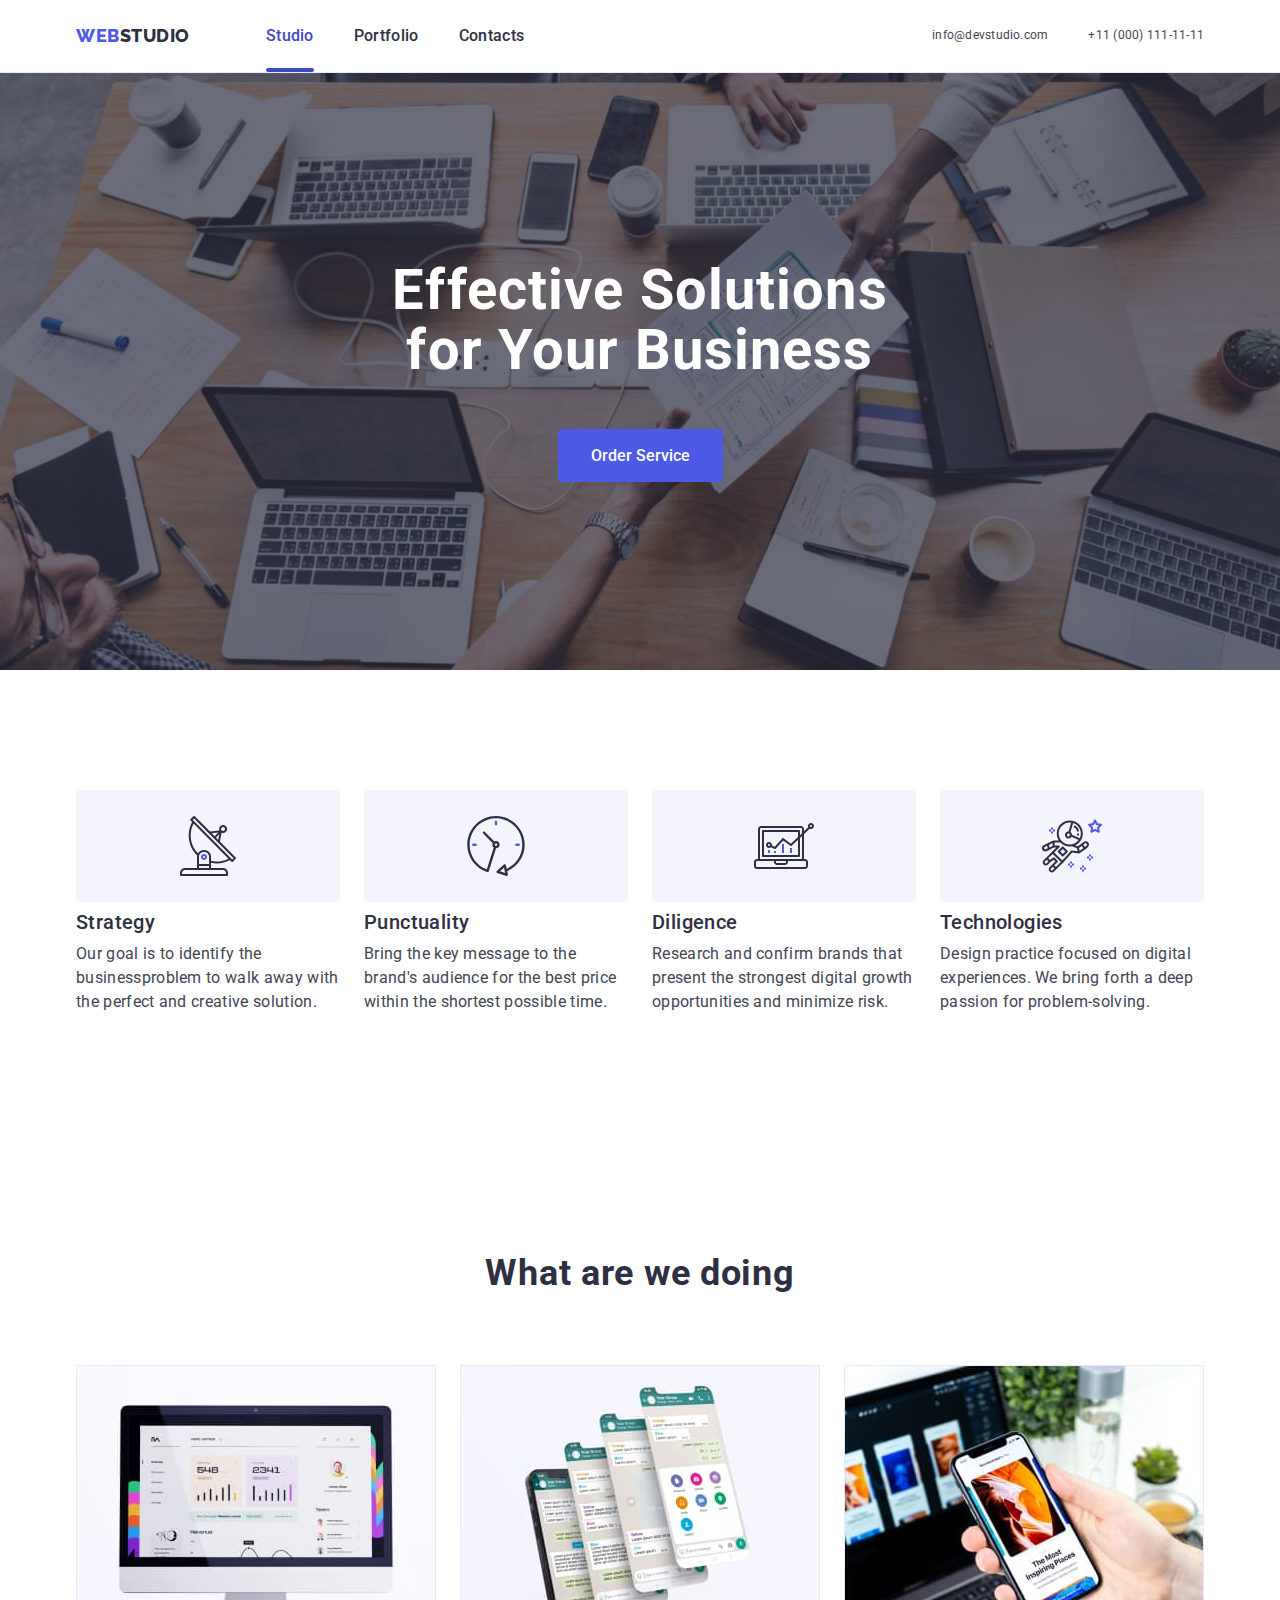
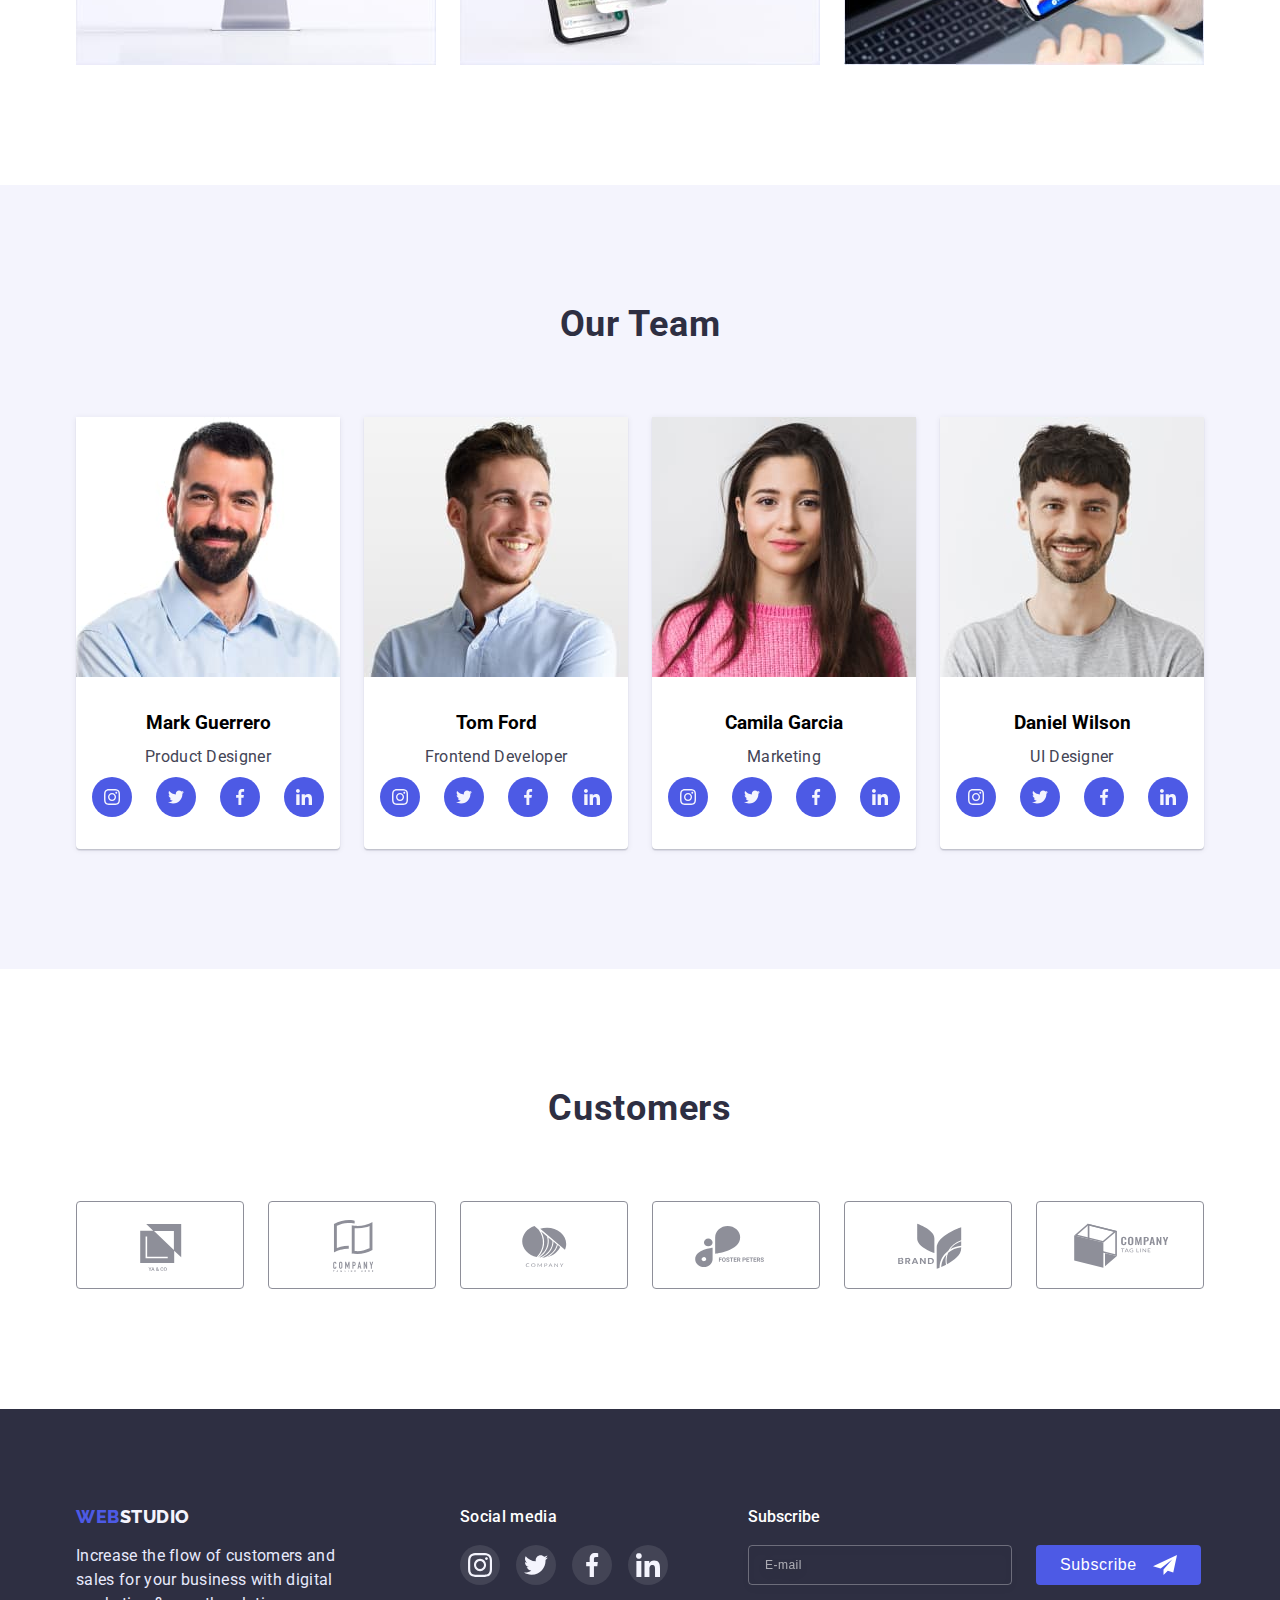
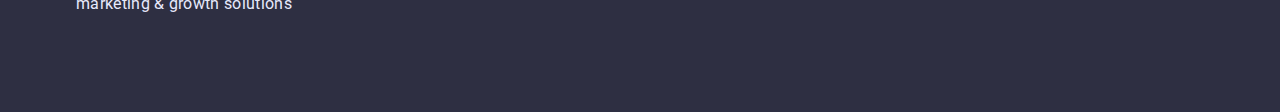
<file: index.html>
<!DOCTYPE html>
<html lang="en">
  <head>
    <meta charset="UTF-8" />
    <meta http-equiv="X-UA-Compatible" content="IE=edge" />
    <meta name="viewport" content="width=device-width, initial-scale=1.0" />
    <title>Web Studio</title>

    <link rel="preconnect" href="https://fonts.googleapis.com" />
    <link rel="preconnect" href="https://fonts.gstatic.com" crossorigin />
    <link
      href="https://fonts.googleapis.com/css2?family=Raleway:wght@800&family=Roboto:wght@400;500;700;900&display=swap"
      rel="stylesheet"
    />
    <link
      rel="stylesheet"
      href="https://cdnjs.cloudflare.com/ajax/libs/modern-normalize/1.0.0/modern-normalize.min.css"
      integrity="sha512-ISS7cAi1PEhQ8jnbJpJZMd29NlhNj4AWYyLOSp2CE/CsHxTCu+r+t0D2yoJudVrd0/8fTVPUVDzY5Tvli75u/g=="
      crossorigin="anonymous"
    />
    <link rel="stylesheet" href="./css/styles.css" />
  </head>
  <body>
    <header class="page-header">
      <div class="container container-header-desktop">
        <nav class="container-nav">
          <a href="./index.html" class="logo-first link"
            >Web<span class="logo-second link">Studio</span>
          </a>
          <ul class="primary-list primary-nav">
            <li class="list-type list-nav">
              <a href="./index.html" class="menu-nav link current-link"
                >Studio</a
              >
            </li>
            <li class="list-type list-nav">
              <a href="./portfolio.html" class="menu-nav link">Portfolio</a>
            </li>
            <li class="list-type list-nav">
              <a href="#" class="menu-nav link">Contacts</a>
            </li>
          </ul>
        </nav>
        <button type="button" class="burger-menu js-open-menu">
          <svg width="32" height="22">
            <use href="./icons.svg/icon.svg#icon-burger"></use>
          </svg>
        </button>
        <address class="address">
          <ul class="primary-list address">
            <li class="list-type add-list">
              <a href="mailto:info@devstudio.com" class="contacts-add link"
                >info@devstudio.com</a
              >
            </li>
            <li class="list-type add-list">
              <a href="tel:+110001111111" class="contacts-add link"
                >+11 (000) 111-11-11</a
              >
            </li>
          </ul>
        </address>
      </div>

      <div class="mobile-menu js-menu-container">
        <div class="mobile-container">
          <button type="button" class="modal-close js-close-menu">
            <svg class="modal-icon">
              <use href="./icons.svg/icon.svg#icon-close"></use>
            </svg>
          </button>
          <ul class="primary-list mobile-list">
            <li class="list-type mobile-item">
              <a href="./index.html" class="link mobile-link current">Studio</a>
            </li>
            <li class="list-type mobile-item">
              <a href="./portfolio.html" class="link mobile-link">Portfolio</a>
            </li>
            <li class="list-type mobile-item">
              <a href="#" class="link mobile-link">Contacts</a>
            </li>
          </ul>
          <div class="contacts-socials">
            <address>
              <ul class="primary-list mobile-address">
                <li class="list-type add-mobile">
                  <a href="tel:+110001111111" class="contacts-mobile link"
                    >+11 (000) 111-11-11</a
                  >
                </li>
                <li class="list-type add-mobile">
                  <a href="mailto:info@devstudio.com" class="mobile-mail link"
                    >info@devstudio.com</a
                  >
                </li>
              </ul>
            </address>
            <ul class="primary-list socials-mobile">
              <li class="list-type socials-item">
                <a class="socials-link" href="#">
                  <svg class="socials-icon mobile">
                    <use href="./icons.svg/icon.svg#icon-instagram"></use>
                  </svg>
                </a>
              </li>
              <li class="list-type socials-item mobile ">
                <a class="socials-link" href="#">
                  <svg class="socials-icon mobile">
                    <use href="./icons.svg/icon.svg#icon-twitter"></use>
                  </svg>
                </a>
              </li>
              <li class="list-type socials-item">
                <a class="socials-link" href="#">
                  <svg class="socials-icon mobile">
                    <use href="./icons.svg/icon.svg#icon-facebook"></use>
                  </svg>
                </a>
              </li>
              <li class="list-type socials-item">
                <a class="socials-link" href="#">
                  <svg class="socials-icon mobile">
                    <use href="./icons.svg/icon.svg#icon-linkedin"></use>
                  </svg>
                </a>
              </li>
            </ul>
          </div>
          
        </div>
      </div>
    </header>
    <main>
       <section class="hero">
        <div class="container">
          <h1 class="solutions">Effective Solutions for Your Business</h1>
          <button type="button" class="button-order" data-modal-open>
            Order Service
          </button>
        </div>
      </section>
     

       <section class="main-section">
        <div class="container">
          <h2 class="hidden">Internals</h2>
          <ul class="primary-list main-title">
            <li class="list-type main-element">
              <div class="internals">
                <svg class="internals-icon">
                  <use href="./icons.svg/icon.svg#icon-antenna"></use>
                </svg>
              </div>
              <h3 class="main-part">Strategy</h3>
              <p class="description">
                Our goal is to identify the businessproblem to walk away with
                the perfect and creative solution.
              </p>
            </li>
            <li class="list-type main-element">
              <div class="internals">
                <svg class="internals-icon">
                  <use href="./icons.svg/icon.svg#icon-clock"></use>
                </svg>
              </div>
              <h3 class="main-part">Punctuality</h3>
              <p class="description">
                Bring the key message to the brand's audience for the best price
                within the shortest possible time.
              </p>
            </li>
            <li class="list-type main-element">
              <div class="internals">
                <svg class="internals-icon">
                  <use href="./icons.svg/icon.svg#icon-diagram"></use>
                </svg>
              </div>
              <h3 class="main-part">Diligence</h3>
              <p class="description">
                Research and confirm brands that present the strongest digital
                growth opportunities and minimize risk.
              </p>
            </li>
            <li class="list-type main-element">
              <div class="internals">
                <svg class="internals-icon">
                  <use href="./icons.svg/icon.svg#icon-astronaut"></use>
                </svg>
              </div>
              <h3 class="main-part">Technologies</h3>
              <p class="description">
                Design practice focused on digital experiences. We bring forth a
                deep passion for problem-solving.
              </p>
            </li>
          </ul>
        </div>
      </section>
      <section class="section-actions">
        <div class="container">
          <h2 class="name-list">What are we doing</h2>
          <ul class="primary-list primary-actions">
            <li class="list-type actions-element">
              <img srcset=" ./images/imgpk.jpg 1x, ./images/imgpk@2x.jpg 2x" 
              src="./images/imgpk.jpg" alt="Statistics" 
              width="360"
              height="300" />
            </li>
            <li class="list-type actions-element">
              <img
                srcset=" ./images/imgsh.jpg 1x, 
                ./images/imgsh@2x.jpg 2x"
                src="./images/imgsh.jpg"
                alt="Transmission of information"
                width="360"
                height="300"
              />
            </li>
            <li class="list-type actions-element">
              <img
              srcset=" ./images/imgsp.jpg 1x, 
              ./images/imgsp@2x.jpg 2x"
                src="./images/imgsp.jpg"
                alt="The most inspiring places"
                width="360"
                height="300"
              />
            </li>
          </ul>
        </div>
      </section>
      <section class="our-employees">
        <div class="container">
          <h2 class="name-list">Our Team</h2>
          <ul class="primary-list team-cont">
            <li class="card-background">
              <img 
              srcset=" ./images/imgm.jpg 1x, 
              ./images/imgm@2x.jpg 2x" 
              src="./images/imgm.jpg" alt="Worker" 
              width="264"
              height="260" />
              <div class="container-team">
                <h3 class="team-employees">Mark Guerrero</h3>
                <p class="description card-description">Product Designer</p>
                <ul class="primary-list socials-list">
                  <li class="list-type socials-item">
                    <a class="socials-link" href="#">
                      <svg class="socials-icon">
                        <use href="./icons.svg/icon.svg#icon-instagram"></use>
                      </svg>
                    </a>
                  </li>
                  <li class="list-type socials-item">
                    <a class="socials-link" href="#">
                      <svg class="socials-icon">
                        <use href="./icons.svg/icon.svg#icon-twitter"></use>
                      </svg>
                    </a>
                  </li>
                  <li class="list-type socials-item">
                    <a class="socials-link" href="#">
                      <svg class="socials-icon">
                        <use href="./icons.svg/icon.svg#icon-facebook"></use>
                      </svg>
                    </a>
                  </li>
                  <li class="list-type socials-item">
                    <a class="socials-link" href="#">
                      <svg class="socials-icon">
                        <use href="./icons.svg/icon.svg#icon-linkedin"></use>
                      </svg>
                    </a>
                  </li>
                </ul>
              </div>
            </li>
            <li class="card-background">
              <img 
              srcset=" ./images/imgn.jpg 1x, 
              ./images/imgn@2x.jpg 2x"
              src="./images/imgn.jpg" alt="Worker"
               width="264"
               height="260" />
              <div class="container-team">
                <h3 class="team-employees">Tom Ford</h3>
                <p class="description card-description">Frontend Developer</p>
                <ul class="primary-list socials-list">
                  <li class="list-type socials-item">
                    <a class="socials-link" href="#">
                      <svg class="socials-icon">
                        <use href="./icons.svg/icon.svg#icon-instagram"></use>
                      </svg>
                    </a>
                  </li>
                  <li class="list-type socials-item">
                    <a class="socials-link" href="#">
                      <svg class="socials-icon">
                        <use href="./icons.svg/icon.svg#icon-twitter"></use>
                      </svg>
                    </a>
                  </li>
                  <li class="list-type socials-item">
                    <a class="socials-link" href="#">
                      <svg class="socials-icon">
                        <use href="./icons.svg/icon.svg#icon-facebook"></use>
                      </svg>
                    </a>
                  </li>
                  <li class="list-type socials-item">
                    <a class="socials-link" href="#">
                      <svg class="socials-icon">
                        <use href="./icons.svg/icon.svg#icon-linkedin"></use>
                      </svg>
                    </a>
                  </li>
                </ul>
              </div>
            </li>
            <li class="card-background">
              <img 
              srcset="./images/imgd.jpg 1x, 
              ./images/imgd@2x.jpg 2x"
              src="./images/imgd.jpg" alt="Worker" 
                width="264"
                height="260" />
              <div class="container-team">
                <h3 class="team-employees">Camila Garcia</h3>
                <p class="description card-description">Marketing</p>
                <ul class="primary-list socials-list">
                  <li class="list-type socials-item">
                    <a class="socials-link" href="#">
                      <svg class="socials-icon">
                        <use href="./icons.svg/icon.svg#icon-instagram"></use>
                      </svg>
                    </a>
                  </li>
                  <li class="list-type socials-item">
                    <a class="socials-link" href="#">
                      <svg class="socials-icon">
                        <use href="./icons.svg/icon.svg#icon-twitter"></use>
                      </svg>
                    </a>
                  </li>
                  <li class="list-type socials-item">
                    <a class="socials-link" href="#">
                      <svg class="socials-icon">
                        <use href="./icons.svg/icon.svg#icon-facebook"></use>
                      </svg>
                    </a>
                  </li>
                  <li class="list-type socials-item">
                    <a class="socials-link" href="#">
                      <svg class="socials-icon">
                        <use href="./icons.svg/icon.svg#icon-linkedin"></use>
                      </svg>
                    </a>
                  </li>
                </ul>
              </div>
            </li>
            <li class="card-background">
              <img 
              srcset=" ./images/imgp.jpg 1x, 
              ./images/imgp@2x.jpg 2x"
              src="./images/imgp.jpg" alt="Worker" 
                width="264"
                height="260" />
              <div class="container-team">
                <h3 class="team-employees">Daniel Wilson</h3>
                <p class="description card-description">UI Designer</p>
                <ul class="primary-list socials-list">
                  <li class="list-type socials-item">
                    <a class="socials-link" href="#">
                      <svg class="socials-icon">
                        <use href="./icons.svg/icon.svg#icon-instagram"></use>
                      </svg>
                    </a>
                  </li>
                  <li class="list-type socials-item">
                    <a class="socials-link" href="#">
                      <svg class="socials-icon">
                        <use href="./icons.svg/icon.svg#icon-twitter"></use>
                      </svg>
                    </a>
                  </li>
                  <li class="list-type socials-item">
                    <a class="socials-link" href="#">
                      <svg class="socials-icon">
                        <use href="./icons.svg/icon.svg#icon-facebook"></use>
                      </svg>
                    </a>
                  </li>
                  <li class="list-type socials-item">
                    <a class="socials-link" href="#">
                      <svg class="socials-icon">
                        <use href="./icons.svg/icon.svg#icon-linkedin"></use>
                      </svg>
                    </a>
                  </li>
                </ul>
              </div>
            </li>
          </ul>
        </div>
      </section>
      <section class="customers">
        <div class="container">
          <h2 class="name-list">Customers</h2>
          <ul class="primary-list customers-list">
            <li class="list-type customers-item">
              <a class="customers-link" href="#">
                <svg class="customers-icon" width="104" height="56">
                  <use href="./icons.svg/icon.svg#icon-yaco"></use>
                </svg>
              </a>
            </li>
            <li class="list-type customers-item">
              <a class="customers-link" href="#">
                <svg class="customers-icon" width="104" height="56">
                  <use href="./icons.svg/icon.svg#icon-company-tagline"></use>
                </svg>
              </a>
            </li>
            <li class="list-type customers-item">
              <a class="customers-link" href="#">
                <svg class="customers-icon" width="104" height="56">
                  <use href="./icons.svg/icon.svg#icon-company"></use>
                </svg>
              </a>
            </li>
            <li class="list-type customers-item">
              <a class="customers-link" href="#">
                <svg class="customers-icon" width="104" height="56">
                  <use href="./icons.svg/icon.svg#icon-foster-peters"></use>
                </svg>
              </a>
            </li>
            <li class="list-type customers-item">
              <a class="customers-link" href="#">
                <svg class="customers-icon" width="104" height="56">
                  <use href="./icons.svg/icon.svg#icon-brand"></use>
                </svg>
              </a>
            </li>
            <li class="list-type customers-item">
              <a class="customers-link" href="#">
                <svg class="customers-icon" width="104" height="56">
                  <use href="./icons.svg/icon.svg#icon-tag-line"></use>
                </svg>
              </a>
            </li>
          </ul>
        </div>
      </section>
      
    </main>
      <footer class="footer">
      <div class="container footer-container">
        <div class="footer-title">
          <a href="./index.html" class="logo-first link footer-link"
            >Web<span class="logo-part link">Studio</span>
          </a>
          <p class="footer-description">
            Increase the flow of customers and sales for your business with
            digital marketing & growth solutions
          </p>
        </div>
        <div class="social-media">
          <h4 class="footer-text">Social media</h4>
          <ul class="primary-list footer-socials">
            <li class="list-type socials-item">
              <a class="media-link" href="#">
                <svg class="footer-icon">
                  <use href="./icons.svg/icon.svg#icon-instagram"></use>
                </svg>
              </a>
            </li>
            <li class="list-type socials-item">
              <a class="media-link" href="#">
                <svg class="footer-icon">
                  <use href="./icons.svg/icon.svg#icon-twitter"></use>
                </svg>
              </a>
            </li>
            <li class="list-type socials-item">
              <a class="media-link" href="#">
                <svg class="footer-icon">
                  <use href="./icons.svg/icon.svg#icon-facebook"></use>
                </svg>
              </a>
            </li>
            <li class="list-type socials-item">
              <a class="media-link" href="#">
                <svg class="footer-icon">
                  <use href="./icons.svg/icon.svg#icon-linkedin"></use>
                </svg>
              </a>
            </li>
          </ul>
        </div>
        <div class="subscribe-container">
          <p class="subtitle">Subscribe</p>
          <form class="form-footer">
            <input type="email" class="footer-email" placeholder="E-mail" />
            <button type="submit" class="subscribe-btn">
              Subscribe
              <svg class="subscribe-icon">
                <use href="./icons.svg/icon.svg#icon-frame"></use>
              </svg>
            </button>
          </form>
        </div>
      </div>
    </footer>
    
     <div class="backdrop is-hidden" data-modal>
      <div class="modal">
        <button type="button" class="modal-close" data-modal-close>
          <svg class="modal-icon">
            <use href="./icons.svg/icon.svg#icon-close"></use>
          </svg>
        </button>
        <form class="modal-form">
          <p class="form-title">
            Leave your contacts and we will call you back
          </p>
          <label class="modal-form-field" for="user_name">
            Name
            <span class="input-wrapper">
              <input
                type="text"
                name="user_name"
                id="user_name"
                class="modal-form-input current-input"
                required
              />
              <svg class="form-icon-current">
                <use href="./icons.svg/icon.svg#icon-person"></use>
              </svg>
            </span>
          </label>
          <label class="modal-form-field" for="user_phone">
            Phone
            <span class="input-wrapper">
              <input
                type="tel"
                name="user_phone"
                class="modal-form-input"
                id="user_phone"
                required
                pattern="[0-9]{3}-[0-9]{3}-[0-9]{2}-[0-9]{2}"
                title="xxx-xxx-xx-xx"
              />
              <svg class="form-icon">
                <use href="./icons.svg/icon.svg#icon-phone"></use>
              </svg>
            </span>
          </label>
          <label class="modal-form-field" for="user_email">
            Email
            <span class="input-wrapper">
              <input
                type="email"
                class="modal-form-input"
                required
                id="user_email"
              />
              <svg class="form-icon">
                <use href="./icons.svg/icon.svg#icon-email"></use>
              </svg>
            </span>
          </label>
          <label class="modal-form-field" for="user_message">
            Comment
            <textarea
              name="user_message"
              id="user_message"
              class="form-comment"
              placeholder="Text input"
            ></textarea>
          </label>
          <label class="check-desc">
            <input
              type="checkbox"
              name="user_policy"
              class="form-check hidden"
              required
            />
            <span class="fake-checkbox">
              <svg class="checkbox-icon">
                <use href="./icons.svg/icon.svg#icon-vector"></use>
              </svg>
            </span>
            <span class="checkbox-desc">
              I accept the terms and conditions of the
              <a href="./index.html" class="check-link"> Privacy Policy </a>
            </span>
          </label>
          <button type="submit" class="form-submit">Send</button>
        </form>
      </div>
    </div>
   
     <script src="./js/modal.js"></script> 
    <script src="./js/mobile-menu.js"></script>
  </body>
</html>
</file>
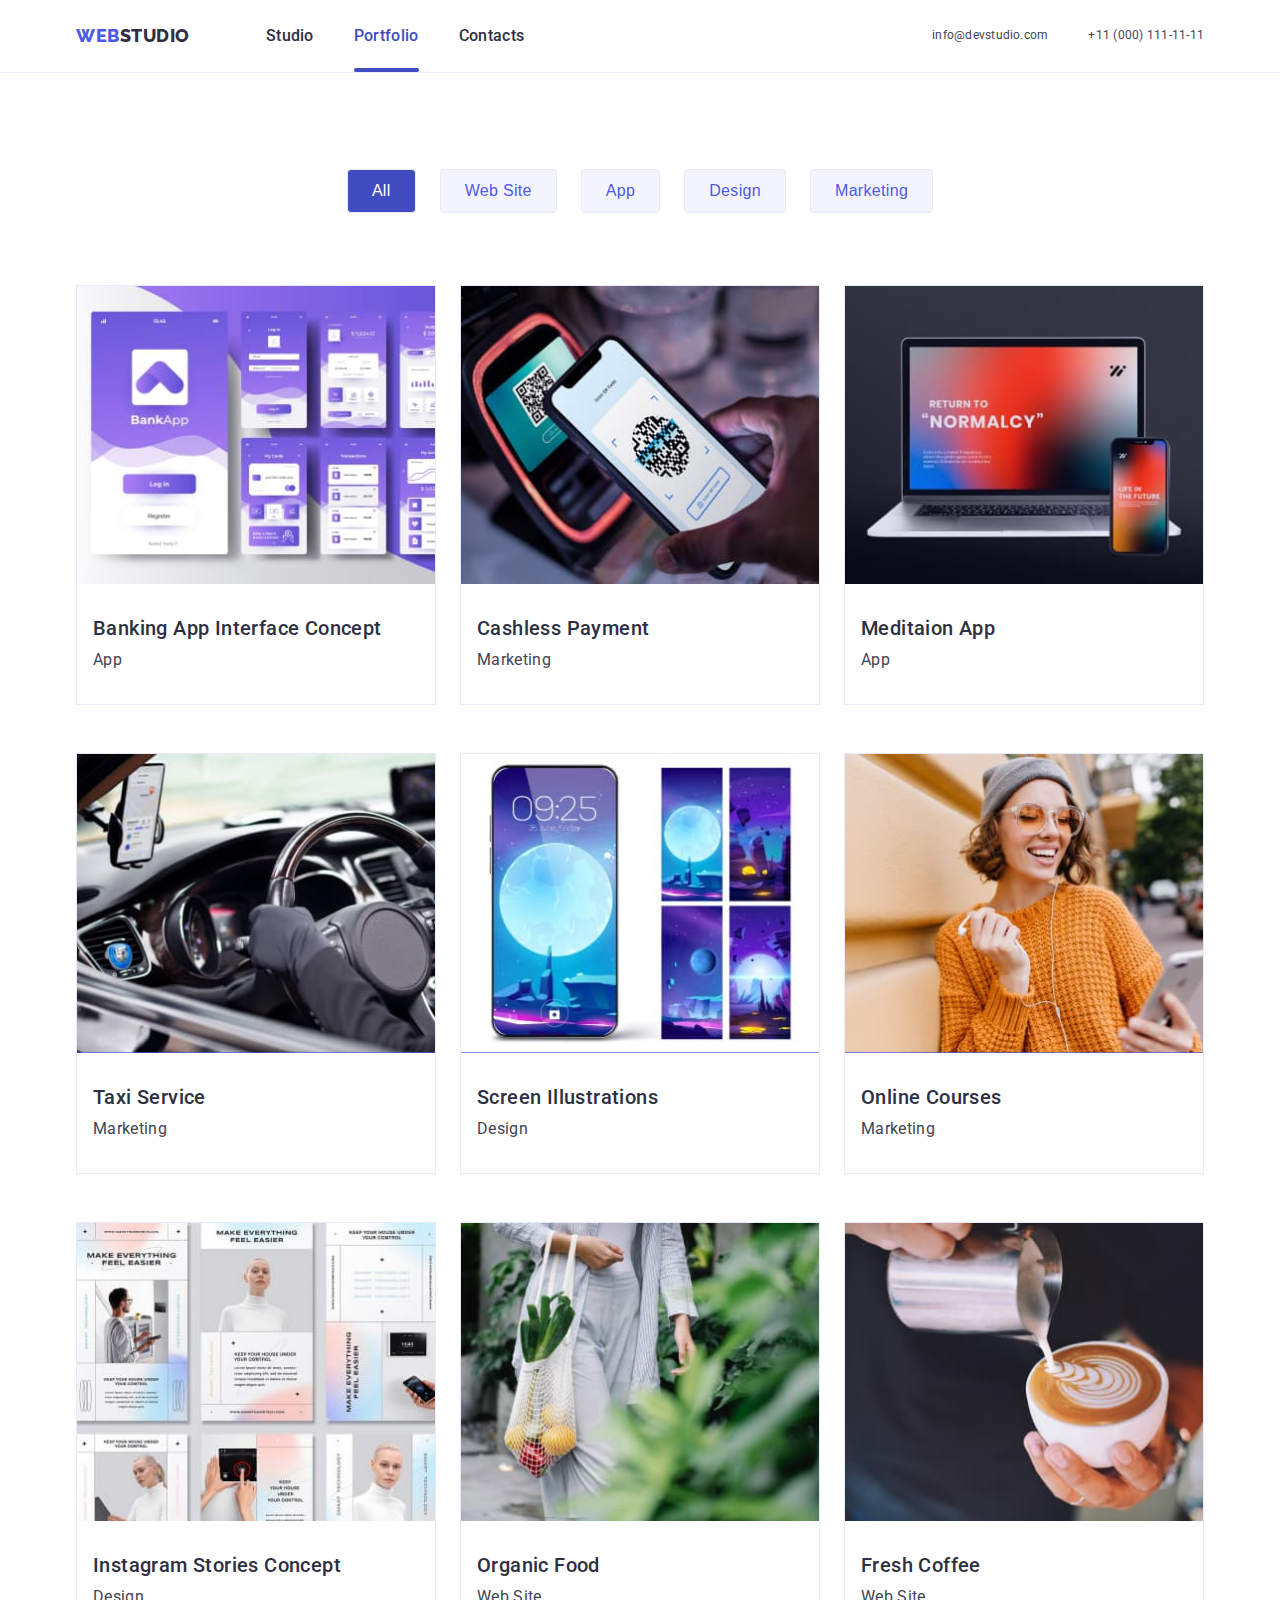
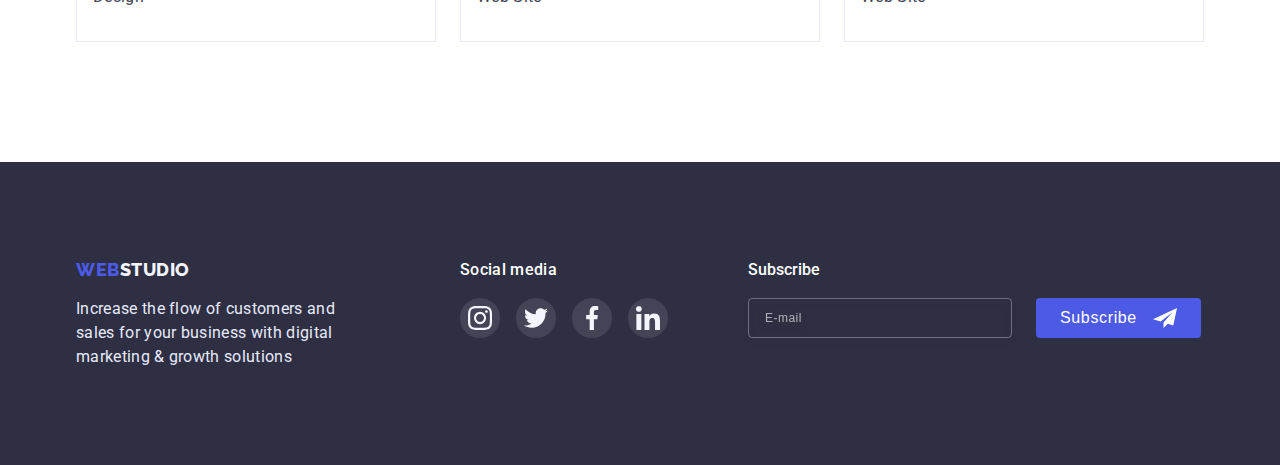
<file: portfolio.html>
<!DOCTYPE html>
<html lang="en">
  <head>
    <meta charset="UTF-8" />
    <meta http-equiv="X-UA-Compatible" content="IE=edge" />
    <meta name="viewport" content="width=device-width, initial-scale=1.0" />
    <title>Portfolio</title>
    <link rel="preconnect" href="https://fonts.googleapis.com" />
    <link rel="preconnect" href="https://fonts.gstatic.com" crossorigin />
    <link
      href="https://fonts.googleapis.com/css2?family=Raleway:wght@800&family=Roboto:wght@400;500;700;900&display=swap"
      rel="stylesheet"
    />
    <link
      rel="stylesheet"
      href="https://cdnjs.cloudflare.com/ajax/libs/modern-normalize/1.0.0/modern-normalize.min.css"
      integrity="sha512-ISS7cAi1PEhQ8jnbJpJZMd29NlhNj4AWYyLOSp2CE/CsHxTCu+r+t0D2yoJudVrd0/8fTVPUVDzY5Tvli75u/g=="
      crossorigin="anonymous"
    />
    <link rel="stylesheet" href="./css/styles.css" />
  </head>
  <body>
    <header class="page-header">
      <div class="container container-header-desktop">
        <nav class="container-nav">
          <a href="./index.html" class="logo-first link"
            >Web<span class="logo-second link">Studio</span>
          </a>
          <ul class="primary-list primary-nav">
            <li class="list-type list-nav">
              <a href="./index.html" class="menu-nav link">Studio</a>
            </li>
            <li class="list-type list-nav">
              <a href="#" class="menu-nav link link-nav current-link"
                >Portfolio</a
              >
            </li>
            <li class="list-type list-nav">
              <a href="#" class="menu-nav link">Contacts</a>
            </li>
          </ul>
        </nav>
        <address class="address">
          <ul class="primary-list address">
            <li class="list-type add-list">
              <a href="mailto:info@devstudio.com" class="contacts-add link"
                >info@devstudio.com
              </a>
            </li>
            <li class="list-type add-list">
              <a href="tel:+110001111111" class="contacts-add link"
                >+11 (000) 111-11-11</a
              >
            </li>
          </ul>
        </address>
      </div>
    </header>
    <main>
      <section class="section-card">
        <div class="container">
          <h1 class="hidden">Portfolio</h1>
          <ul class="primary-list primary-button">
            <li class="list-type button-element">
              <button type="button" class="filter-btn current-filter">
                All
              </button>
            </li>
            <li class="list-type button-element">
              <button type="button" class="filter-btn">Web Site</button>
            </li>
            <li class="list-type button-element">
              <button type="button" class="filter-btn">App</button>
            </li>
            <li class="list-type button-element">
              <button type="button" class="filter-btn">Design</button>
            </li>
            <li class="list-type button-element">
              <button type="button" class="filter-btn">Marketing</button>
            </li>
          </ul>
          <ul class="primary-list flex-container">
            <li class="list-type flex-element">
              <a href="#" class="apps-card link">
                <div class="image-card">
                  <img
                    src="./images/banking.jpg"
                    alt="Banking App"
                    width="360"
                  />
                  <div class="overlay">
                    <p class="overlay-description">
                      14 Stylish and User-Friendly App Design Concepts · Task
                      Manager App · Calorie Tracker App · Exotic Fruit Ecommerce
                      App · Cloud Storage App
                    </p>
                  </div>
                </div>
                <div class="container-element">
                  <h2 class="team-card">Banking App Interface Concept</h2>
                  <p class="description team-description">App</p>
                </div>
              </a>
            </li>
            <li class="list-type flex-element">
              <a href="#" class="apps-card link">
                <div class="image-card">
                  <img src="./images/payment.jpg" alt="Paing" width="360" />
                  <div class="overlay">
                    <p class="overlay-description">
                      14 Stylish and User-Friendly App Design Concepts · Task
                      Manager App · Calorie Tracker App · Exotic Fruit Ecommerce
                      App · Cloud Storage App
                    </p>
                  </div>
                </div>
                <div class="container-element">
                  <h2 class="team-card">Cashless Payment</h2>
                  <p class="description team-description">Marketing</p>
                </div>
              </a>
            </li>
            <li class="list-type flex-element">
              <a href="#" class="apps-card link">
                <div class="image-card">
                  <img
                    src="./images/meditaion.jpg"
                    alt="Return to Normalcy"
                    width="360"
                  />
                  <div class="overlay">
                    <p class="overlay-description">
                      14 Stylish and User-Friendly App Design Concepts · Task
                      Manager App · Calorie Tracker App · Exotic Fruit Ecommerce
                      App · Cloud Storage App
                    </p>
                  </div>
                </div>
                <div class="container-element">
                  <h2 class="team-card">Meditaion App</h2>
                  <p class="description team-description">App</p>
                </div>
              </a>
            </li>
            <li class="list-type flex-element">
              <a href="#" class="apps-card link">
                <div class="image-card">
                  <img src="./images/taxi.jpg" alt="Driver" width="360" />
                  <div class="overlay">
                    <p class="overlay-description">
                      14 Stylish and User-Friendly App Design Concepts · Task
                      Manager App · Calorie Tracker App · Exotic Fruit Ecommerce
                      App · Cloud Storage App
                    </p>
                  </div>
                </div>
                <div class="container-element">
                  <h2 class="team-card">Taxi Service</h2>
                  <p class="description team-description">Marketing</p>
                </div></a
              >
            </li>
            <li class="list-type flex-element">
              <a href="#" class="apps-card link">
                <div class="image-card">
                  <img
                    src="./images/illustration.jpg"
                    alt="Screen on smartphone"
                    width="360"
                  />
                  <div class="overlay">
                    <p class="overlay-description">
                      14 Stylish and User-Friendly App Design Concepts · Task
                      Manager App · Calorie Tracker App · Exotic Fruit Ecommerce
                      App · Cloud Storage App
                    </p>
                  </div>
                </div>
                <div class="container-element">
                  <h2 class="team-card">Screen Illustrations</h2>
                  <p class="description team-description">Design</p>
                </div></a
              >
            </li>
            <li class="list-type flex-element">
              <a href="#" class="apps-card link">
                <div class="image-card">
                  <img
                    src="./images/online.jpg"
                    alt="Online lessons"
                    width="360"
                  />
                  <div class="overlay">
                    <p class="overlay-description">
                      14 Stylish and User-Friendly App Design Concepts · Task
                      Manager App · Calorie Tracker App · Exotic Fruit Ecommerce
                      App · Cloud Storage App
                    </p>
                  </div>
                </div>
                <div class="container-element">
                  <h2 class="team-card">Online Courses</h2>
                  <p class="description team-description">Marketing</p>
                </div></a
              >
            </li>
            <li class="list-type flex-element">
              <a href="#" class="apps-card link">
                <div class="image-card">
                  <img
                    src="./images/doeasy.jpg"
                    alt="Make it easy"
                    width="360"
                  />
                  <div class="overlay">
                    <p class="overlay-description">
                      14 Stylish and User-Friendly App Design Concepts · Task
                      Manager App · Calorie Tracker App · Exotic Fruit Ecommerce
                      App · Cloud Storage App
                    </p>
                  </div>
                </div>
                <div class="container-element">
                  <h2 class="team-card">Instagram Stories Concept</h2>
                  <p class="description team-description">Design</p>
                </div></a
              >
            </li>
            <li class="list-type flex-element">
              <a href="#" class="apps-card link">
                <div class="image-card">
                  <img src="./images/allwhite.jpg" alt="Health" width="360" />
                  <div class="overlay">
                    <p class="overlay-description">
                      14 Stylish and User-Friendly App Design Concepts · Task
                      Manager App · Calorie Tracker App · Exotic Fruit Ecommerce
                      App · Cloud Storage App
                    </p>
                  </div>
                </div>
                <div class="container-element">
                  <h2 class="team-card">Organic Food</h2>
                  <p class="description team-description">Web Site</p>
                </div></a
              >
            </li>
            <li class="list-type flex-element">
              <a href="#" class="apps-card link">
                <div class="image-card">
                  <img src="./images/coffee.jpg" alt="Drinks" width="360" />
                  <div class="overlay">
                    <p class="overlay-description">
                      14 Stylish and User-Friendly App Design Concepts · Task
                      Manager App · Calorie Tracker App · Exotic Fruit Ecommerce
                      App · Cloud Storage App
                    </p>
                  </div>
                </div>
                <div class="container-element">
                  <h2 class="team-card">Fresh Coffee</h2>
                  <p class="description team-description">Web Site</p>
                </div>
              </a>
            </li>
          </ul>
        </div>
      </section>
    </main>
    <footer class="footer">
      <div class="container footer-container">
        <div class="footer-title">
          <a href="./index.html" class="logo-first link footer-link"
            >Web<span class="logo-part link">Studio</span></a
          >
          <p class="footer-description">
            Increase the flow of customers and sales for your business with
            digital marketing & growth solutions
          </p>
        </div>
        <div class="social-media">
          <h4 class="footer-text">Social media</h4>
          <ul class="primary-list footer-socials">
            <li class="list-type socials-item">
              <a class="media-link" href="#">
                <svg class="footer-icon">
                  <use href="./icons.svg/icon.svg#icon-instagram"></use>
                </svg>
              </a>
            </li>
            <li class="list-type socials-item">
              <a class="media-link" href="#">
                <svg class="footer-icon">
                  <use href="./icons.svg/icon.svg#icon-twitter"></use>
                </svg>
              </a>
            </li>
            <li class="list-type socials-item">
              <a class="media-link" href="#">
                <svg class="footer-icon">
                  <use href="./icons.svg/icon.svg#icon-facebook"></use>
                </svg>
              </a>
            </li>
            <li class="list-type socials-item">
              <a class="media-link" href="#">
                <svg class="footer-icon">
                  <use href="./icons.svg/icon.svg#icon-linkedin"></use>
                </svg>
              </a>
            </li>
          </ul>
        </div>
        <div class="subscribe-container">
          <p class="subtitle">Subscribe</p>
          <form class="form-footer">
            <input type="email" class="footer-email" placeholder="E-mail" />
            <button type="submit" class="subscribe-btn">
              Subscribe
              <svg class="subscribe-icon">
                <use href="./icons.svg/icon.svg#icon-frame"></use>
              </svg>
            </button>
          </form>
        </div>
      </div>
    </footer>
  </body>
</html>
</file>
<file: css/styles.css>
:root {
  --overlays-shadow-color: #2e2f42;
  --primary-brand: #4d5ae5;
  --pressed-state: #404bbf;
  --title-text-color: #434455;
  --body-color: #ffffff;
  --light-color: #f4f4fd;
  --accent-color: #e7e9fc;
  --modal-color: #fcfcfc;
  --drop-shadow: rgba(0, 0, 0, 0.25);
  --dark-background: rgba(46, 47, 66, 0.7);
  --socials-background: #31d0aa;
  --customers-color: #8e8f99;
  --timing-function: 250ms cubic-bezier(0.4, 0, 0.2, 1);
  --color-overlay: rgba(46, 47, 66, 0.4);
  --modal-close: #000;
  --checkbox-desc-color: #757575;
}
html {
  box-sizing: border-box;
}
*,
*::before,
*::after {
  box-sizing: inherit;
}
* {
  padding: 0;
  margin: 0;
}
body {
  font-family: "Roboto", sans-serif;
  background-color: var(--body-color);
  line-height: 1.5;
}
h1,
h2,
h3,
h4,
h5,
h6,
p {
  margin: 0;
}

img {
  display: block;
  max-width: 100%;
  height: auto;
}
.primary-list,
.list-type {
  display: block;
}
@media screen and (min-width: 768px) {
  .primary-list {
    list-style-type: none;
    font-style: normal;
    display: flex;
  }
}

@media screen and (min-width: 768px) {
  .list-type {
    list-style-type: none;
    font-style: normal;
    display: flex;
  }
}

.list-nav {
  display: block;
}
.link {
  text-decoration: none;
}
.logo-first {
  font-family: "Raleway";
  font-weight: 800;
  font-size: 18px;
  line-height: 1.3;
  letter-spacing: 0.03em;
  color: var(--primary-brand);
  text-decoration: none;
  text-transform: uppercase;
}
.logo-second {
  font-family: "Raleway";
  font-weight: 800;
  line-height: 1.3;
  color: var(--overlays-shadow-color);
  text-decoration: none;
  text-transform: uppercase;
}
.page-header {
  border-bottom: 1px solid var(--accent-color);
}
.container {
  max-width: 428px;
  padding-left: 15px;
  padding-right: 15px;
  margin-left: auto;
  margin-right: auto;
}

@media screen and (min-width: 768px) {
  .container {
    max-width: 768px;
  }
}

@media screen and (min-width: 1200px) {
  .container {
    max-width: 1158px;
  }
}

.container-header-desktop {
  display: flex;
  align-items: center;
  justify-content: space-between;
}
 
@media (min-width: 320px) and (max-width: 767px) {
  .container-header-desktop {
    padding-top: 24px;
    padding-bottom: 24px;
  }
}

@media (min-width: 320px) and (max-width: 767px) {
  .primary-nav {
    display: none;
  }
}


@media (min-width: 320px) and (max-width: 767px) {
  .address {
    display: none;
  }
}
.container-nav {
  display: flex;
  align-items: center;
}

.burger-menu {
  display: flex;
  align-items: center;
  justify-content: center;
  width: 32px;
  height: 22px;
  padding: 0;
  background-color: transparent;
  stroke: var(--overlays-shadow-color);
  border: none;
}

@media screen and (min-width: 768px) {
  .burger-menu {
    display: none;
  }
}
.mobile-menu {
  position: relative;
  position: fixed;
  top: 0;
  left: 0;
  bottom: 0;
  width: 100%;
  background-color: var(--body-color);
  transform: translateX(100%);
  transition: transform 0.8s;
}

@media screen and (min-width: 768px) {
  .mobile-menu {
    display: none;
  }
}
.mobile-menu.is-open {
  transform: translateX(0);
}
.mobile-container {
  display: flex;
  height: 100%;
  flex-direction: column;
  justify-content: space-between;
  padding: 80px 35px 40px 40px;
}
.mobile-link {
  font-weight: 700;
  font-size: 36px;
  line-height: 1.11;
  letter-spacing: 0.02em;
  text-transform: capitalize;
  color: var(--overlays-shadow-color);
  margin-bottom: 40px;
}
.mobile-link.current {
  color: var(--pressed-state);
}
.mobile-link:focus,
.mobile-link:hover {
  color: var(--pressed-state);
}

.mobile-list .mobile-item:not(:last-child) {
  margin-bottom: 40px;
}
.contacts-mobile {
  font-style: normal;
  font-weight: 700;
  font-size: 36px;
  line-height: 1.11;
  letter-spacing: 0.02em;
  text-transform: capitalize;

  color: var(--primary-brand);
}
.mobile-mail {
  font-weight: 500;
  font-style: normal;
  font-size: 20px;
  line-height: 1.2;
  letter-spacing: 0.02em;
  color: var(--title-text-color);
  text-transform: none;
}
.mobile-address {
  margin-bottom: 48px;
}
.add-mobile {
  margin-bottom: 40px;
}
.socials-mobile {
  gap: 56px;
  justify-content: flex-start;
  align-items: center;
  display: flex;
}
.socials-icon.mobile {
  height: 24px;
  width: 24px;
}
.primary-nav .list-nav:not(:last-child) {
  margin-right: 40px;
}
.primary-nav {
  margin-left: 76px;
}
.contacts-nav {
  padding-top: 24px;
  padding-bottom: 24px;
}
.address {
  flex-direction: column;
  gap: 12px;
}

@media screen and (min-width: 1200px) {
  .address {
    flex-direction: row;
    gap: 40px;
  }
}

.button-order {
  font-family: inherit;
  font-weight: 500;
  font-size: 16px;
  color: var(--body-color);
  background: var(--primary-brand);
  cursor: pointer;
  border-radius: 4px;
  border: 1px solid var(--primary-brand);
  padding: 16px 32px;
  transition: color var(--timing-function),
    background-color var(--timing-function), box-shadow var(--timing-function);
}
.button-order:hover,
.button-order:focus {
  background-color: var(--pressed-state);
  border: 1px solid var(--pressed-state);
}
.menu-nav {
  font-weight: 500;
  font-size: 16px;
  letter-spacing: 0.02em;
  color: var(--overlays-shadow-color);
  display: block;
  margin-left: auto;
  margin-right: auto;
  padding-top: 24px;
  padding-bottom: 24px;
  transition: var(--timing-function);
}
.menu-nav:hover,
.menu-nav:focus,
.menu-nav:active {
  color: var(--primary-brand);
}
.current-link {
  position: relative;
  accent-color: var(--pressed-state);
  max-width: 66px;
  transition: color var(--timing-function);
}
.current-link {
  color: var(--pressed-state);
}
.current-link:after {
  display: block;
  content: "";
  width: 100%;
  height: 4px;
  background-color: currentColor;
  border-radius: 2px;
  position: absolute;
  bottom: 0;
}
.contacts-add {
  font-weight: 400;
  font-size: 12px;
  line-height: 1.1;
  letter-spacing: 0.02em;
  color: var(--title-text-color);
  cursor: pointer;
  padding-top: 0px;
  padding-bottom: 0px;
  display: block;
  transition: color var(--timing-function);
}

@media screen and (min-width: 1200px) {
  .contacts-add {
    padding-top: 24px;
    padding-bottom: 24px;
  }
}
.contacts-add:hover,
.contacts-add:focus {
  color: var(--primary-brand);
}
.solutions {
  font-weight: 700;
  font-size: 36px;
  max-width: 496px;
  line-height: 1.07;
  letter-spacing: 0.02em;
  color: var(--body-color);
  text-align: center;
  margin-bottom: 48px;
  margin-left: auto;
  margin-right: auto;
  margin-top: auto;
}

@media screen and (min-width: 768px) {
  .solutions {
    width: 496px;
    font-size: 56px;
    margin-bottom: 40px;
  }
}

@media screen and (min-width: 1200px) {
  .solutions {
    text-align: center;
    margin: 0 auto 48px auto;
    width: 496px;
  }
}

.hero {
  max-width: 1440px;
  margin: auto;
  background-color: var(--overlays-shadow-color);
  background-image: linear-gradient(
      rgba(46, 47, 66, 0.7),
      rgba(46, 47, 66, 0.7)
    ),
    url("../images/people-office.jpg");
  background-repeat: no-repeat;
  background-size: cover;
  text-align: center;
  padding-bottom: 112px;
  padding-top: 112px;
}

@media (min-device-pixel-ratio: 2), 
  (min-resolution: 192dpi),
  (min-resolution: 2dppx) {
  .hero {
    background-image: linear-gradient(
        rgba(46, 47, 66, 0.7),
        rgba(46, 47, 66, 0.7)
      ),
      url("../images/people-office@2x.jpg");
  }
}

@media (min-width: 768px) and (max-width: 1199px) {
  .hero {
    padding-bottom: 108px;
  }
}

@media (min-width: 1200px) {
  .hero{
    padding-top: 188px;
    padding-bottom: 188px;
  }
}

.main-section {
  padding-top: 96px;
  padding-bottom: 96px;
}

@media (min-width: 1200px) {
  .main-section {
    padding-top: 120px;
    padding-bottom: 120px;
  }
}

.main-title {
  display: flex;
  flex-direction: column;
  justify-content: center;
  gap: 72px;
}

@media (min-width: 768px) and (max-width: 1199px) {
  .main-title {
    gap: 72px 24px;
    flex-direction: row;
    flex-wrap: wrap;
  }
}
.main-element {
  display: block;
}
@media (min-width: 768px) and (max-width: 1199px) {
  .main-element {
    flex-basis: calc((100% - 24px) / 2);
  }
}

@media (min-width: 1200px) {
  .main-element {
    flex-basis: calc(100% - (3 * 24px) / 4);
  }
}

@media (min-width: 1200px) {
  .main-title {
    gap: 24px;
    flex-direction: row;
  }
}
.internals {
  display: none;
}

@media (min-width: 1200px) {
  .internals {
    display: flex;
    align-items: center;
    justify-content: center;
    height: 112px;
    border-radius: 4px;
    background-color: var(--light-color);
    margin-bottom: 8px;
  }
}

.internals-icon {
  width: 60px;
  height: 64px;
}

.main-part {
  font-weight: 700;
  font-size: 36px;
  text-align: center;
  line-height: 1.1;
  letter-spacing: 0.02em;
  color: var(--overlays-shadow-color);
  margin-bottom: 8px;
}

@media (min-width: 768px) {
  .main-part {
    text-align: left;
  }
}

@media screen and (min-width: 1200px) {
  .main-part {
    font-weight: 500;
    font-size: 20px;
    line-height: 1.2;
    letter-spacing: 0.02em;
    color: var(--overlays-shadow-color);
  }
}
.description {
  font-weight: 500;
  font-size: 16px;
  line-height: 1.5;
  letter-spacing: 0.02em;
  color: var(--title-text-color);
}

@media screen and (min-width: 1200px) {
  .description {
    font-weight: 400;
  }
}

.team-description {
  margin-top: 8px;
  margin-left: 16px;
}
.section-actions {
  display: none;
}

@media screen and (min-width: 1200px) {
  .section-actions {
    display: flex;
    padding-top: 120px;
    padding-bottom: 120px;
  }
}

.name-list {
  font-weight: 700;
  font-size: 36px;
  line-height: 1.1;
  letter-spacing: 0.02em;
  color: var(--overlays-shadow-color);
  text-align: center;
  margin-bottom: 72px;
}
.primary-actions .actions-element:not(:last-child) {
  margin-right: 24px;
}

.team-cont {
  display: flex;
  flex-wrap: wrap;
  justify-content: center;
  gap: 72px;
}

@media (min-width: 768px) and (max-width: 1199px) {
  .team-cont {
    row-gap: 64px;
    column-gap: 24px;
  }
}

@media screen and (min-width: 1200px) {
  .team-cont {
    gap: 24px;
  }
}
.card-background {
  background-color: var(--body-color);
  border-radius: 0px 0px 4px 4px;
  display: block;
  box-shadow: 0px 1px 6px rgba(46, 47, 66, 0.08),
    0px 1px 1px rgba(46, 47, 66, 0.16), 0px 2px 1px rgba(46, 47, 66, 0.08);
}

@media screen and (min-width: 768px) {
  .card-background {
    flex-basis: calc((100% - 240px) / 2);
  }
}

@media screen and (min-width: 1200px) {
  .card-background {
    flex-basis: calc((100% - 72px) / 4);
  }
}
.our-employees {
  padding-top: 96px;
  padding-bottom: 128px;
  background-color: var(--light-color);
}

@media screen and (min-width: 1200px) {
  .our-employees {
    padding-top: 120px;
    padding-bottom: 120px;
  }
}

.team-employees {
  margin: auto;
  text-align: center;
}
.image-card {
  position: relative;
  overflow: hidden;
}
.apps-card:hover .overlay {
  opacity: 1;
  transform: translateY(0);
}
.overlay {
  position: absolute;
  top: 0;
  left: 0;
  width: 100%;
  height: 100%;
  background-color: var(--primary-brand);
  transform: translateY(100%);
  transition: transform var(--timing-function);
  padding: 40px 32px;
}
.overlay-description {
  font-weight: 400;
  font-size: 16px;
  line-height: 1.5;
  letter-spacing: 0.02em;
  color: var(--light-color);
}
.team-card {
  font-weight: 500;
  font-size: 20px;
  line-height: 1.2;
  letter-spacing: 0.02em;
  color: var(--overlays-shadow-color);
  margin-left: 16px;
}
.socials-list {
  display: flex;
  gap: 24px;
  justify-content: center;
  margin-top: 8px;
  flex-direction: row;
}
.socials-item {
  width: 40px;
  height: 40px;
}
.socials-link {
  width: 100%;
  height: 100%;
  display: flex;
  justify-content: center;
  align-items: center;
  background-color: var(--primary-brand);
  border-radius: 50%;
  transition: background-color var(--timing-function);
}
.socials-link:hover,
.socials-link:focus {
  background-color: var(--pressed-state);
}
.socials-icon {
  width: 16px;
  height: 16px;
  fill: var(--light-color);
}
.customers {
  padding-top: 120px;
  padding-bottom: 120px;
}
.customers-list {
  display: flex;
  justify-content: center;
  flex-wrap: wrap;
  row-gap: 72px;
  column-gap: 16px;
}

@media screen and (min-width: 768px) {
  .customers-list {
    column-gap: 24px;
  }
}

@media  screen and (min-width: 1200px) {
  .customers-list {
    flex-wrap: nowrap;
    gap: 24px;
  }
}

.customers-item {
  flex-basis: calc((100% - 18px) / 2);
  height: 88px;
}

@media screen and (min-width: 1200px) {
  .customers-item {
    flex-basis: calc((100% - 120px) / 6);
  }
}

@media screen and (min-width: 768px) {
  .customers-item {
    flex-basis: calc((100% - 234px) / 3);
  }
}

.customers-link {
  display: flex;
  align-items: center;
  justify-content: center;
  height: 88px;
  width: 100%;
  color: var(--customers-color);
  border: 1px solid var(--customers-color);
  border-radius: 4px;
  transition: color var(--timing-function), border-color var(--timing-function);
}
.customers-link:hover,
.customers-link:focus {
  color: var(--pressed-state);
  border-color: 1px solid var(--pressed-state);
}
.customers-icon {
  fill: currentColor;
}
.container-team {
  flex-direction: column;
  justify-content: center;
  align-items: center;
  padding: 32px 16px;
}
.card-description {
  text-align: center;
  margin-top: 8px;
}

.apps-card {
  border: 1px solid var(--accent-color);
}
.footer-description {
  max-width: 264px;
  font-weight: 400;
  font-size: 16px;
  letter-spacing: 0.02em;
  color: var(--accent-color);
  background-color: var(--overlays-shadow-color);
}

@media screen and (min-width: 1200px) {
  .footer-description {
    min-width: 264px;
  }
}

.footer {
  background-color: var(--overlays-shadow-color);
  padding-top: 96px;
  padding-bottom: 96px;
}
@media screen and (min-width: 1200px) {
  footer {
    padding-top: 100px;
    padding-bottom: 100px;
  }
}
.footer-title {
  display: flex;
  flex-direction: column;
  margin-bottom: 72px;
  text-align: center;
  align-items: center;
}

@media screen and (min-width: 768px) {
  .footer-title {
    margin-bottom: 0;
    text-align: left;
    align-items: flex-start;
  }
}

.footer-socials {
  gap: 16px;
  justify-content: center;
  align-items: center;
  display: flex;
}
.media-link {
  width: 100%;
  height: 100%;
  display: flex;
  justify-content: center;
  align-items: center;
  background-color: var(--title-text-color);
  border-radius: 50%;
  transition: background-color var(--timing-function);
}
.media-link:hover,
.media-link:focus {
  background-color: var(--socials-background);
}
.footer-icon {
  width: 24px;
  height: 24px;
  fill: var(--light-color);
}
.footer-link {
  display: block;
  margin-bottom: 16px;
}
.footer-text {
  font-family: "Roboto";
  font-style: normal;
  font-weight: 500;
  font-size: 16px;
  line-height: 1.5;
  letter-spacing: 0.02em;
  color: var(--body-color);
  margin-top: 0;
  margin-bottom: 16px;
}

@media screen and (min-width: 768px) {
  .footer-container {
    display: flex;
    flex-direction: row;
  }
}

@media (min-width: 768px) and (max-width: 1199px) {
  .footer-container {
    flex-wrap: wrap;
    column-gap: 24px;
    row-gap: 72px;
    max-width: 552px;
    padding-left: 0;
  }
}

@media screen and (min-width: 1200px) {
  .footer-title {
    margin-right: 120px;
  }
}

.social-media {
  margin-left: 0;
  text-align: center;
  margin-bottom: 72px;
}

@media screen and (min-width: 768px) {
  .social-media {
    text-align: left;
  }
}


@media screen and (min-width: 758px) {
  .social-media {
    margin-bottom: 0;
  }
}

.subscribe-container {
  justify-content: center;
  text-align: center;
}

@media screen and (min-width: 758px) {
  .subscribe-container {
    text-align: start;
  }
}

@media screen and (min-width: 1200px) {
  .subscribe-container {
    margin-left: 80px;
  }
}

.subtitle {
  color: var(--body-color);
  margin-bottom: 16px;
  display: block;
  font-weight: 500;
  font-size: 16px;
  line-height: 1.5;
}
.form-footer {
  display: flex;
  align-items: center;
  flex-direction: column;
}

@media screen and (min-width: 768px) {
  .form-footer {
    flex-direction: row;
    gap: 24px;
  }
}

.footer-email {
  font-size: 14px;
  line-height: 1.57;
  letter-spacing: 0.02em;
  width: 100%;
  height: 40px;
  padding-left: 16px;
  color: var(--body-color);
  border: 1px solid rgba(255, 255, 255, 0.3);
  border-radius: 4px;
  outline: none;
  font-size: 12px;
  line-height: 2;
  letter-spacing: 0.04em;
  filter: drop-shadow(0px 4px 4px rgba(0, 0, 0, 0.15));
  background-color: transparent;
  transition: border-color var(--timing-function);
}

.footer-email:focus {
  outline: none;
  border-color: var(--primary-brand);
}

@media screen and (min-width: 768px) {
  .footer-email {
    min-width: 264px;
  }
}

.footer-email::placeholder {
  font-size: 12px;
  line-height: 2;
  letter-spacing: 0.04em;
  color: rgba(255, 255, 255, 0.6);
}
.subscribe-btn {
  display: flex;
  align-items: center;
  gap: 16px;
  padding: 8px 24px;
  font-weight: 500;
  font-size: 16px;
  line-height: 1.5;
  letter-spacing: 0.04em;
  color: var(--body-color);
  background-color: var(--primary-brand);
  border: none;
  cursor: pointer;
  border-radius: 4px;
  margin-left: auto;
  margin-right: auto;
  margin-top: 16px;
  transition: background-color var(--timing-function);
}

@media screen and (min-width: 768px) {
  .subscribe-btn {
    margin: 0;
  }
}
.subscribe-btn:hover,
.subscribe-btn:focus {
  background-color: var(--pressed-state);
}
.subscribe-icon {
  width: 24px;
  height: 24px;
  fill: currentColor;
}
.logo-part {
  color: var(--light-color);
  text-transform: uppercase;
}
.filter-btn {
  font-weight: 500;
  font-size: 16px;
  letter-spacing: 0.02em;
  color: var(--primary-brand);
  background-color: var(--light-color);
  cursor: pointer;
  border-radius: 4px;
  border: 1px solid var(--accent-color);
  margin-left: auto;
  margin-right: auto;
  justify-content: center;
  padding: 12px 24px;
  transition: color var(--timing-function),
    background-color var(--timing-function), border-color var(--timing-function),
    box-shadow var(--timing-function);
}
.filter-btn:hover {
  color: var(--body-color);
  background-color: var(--pressed-state);
  border-color: var(--pressed-state);
  box-shadow: 0px 3px 1px rgba(0, 0, 0, 0.1), 0px 2px 1px rgba(0, 0, 0, 0.08),
    0px 2px 2px rgba(0, 0, 0, 0.12);
}
.filter-btn:focus,
.filter-btn:active {
  color: var(--body-color);
  background-color: var(--pressed-state);
  border-color: 1px solid var(--pressed-state);
}
.container-element {
  padding: 32px 0px;
}
  .primary-button .button-element:not(:last-child) {
    margin-right: 24px;
  }
.primary-button {
  display: flex;
  flex-wrap: wrap;
  justify-content: flex-start;
  margin-bottom: 72px;
  row-gap: 16px;
}

@media screen and (min-width: 768px) {
  .primary-button {
    justify-content: center;
  }
}

.flex-container {
  display: flex;
  flex-wrap: wrap;
  justify-content: center;
  row-gap: 48px;
  column-gap: 24px;
}

@media (min-width: 768px) and (max-width: 1199px) {
  .flex-container {
    row-gap: 72px;
  }
}

@media (min-width: 768px) and (max-width: 1199px) {
  .flex-container .flex-element {
    flex-basis: calc((100% - 24px) / 2);
  }
}

@media screen and (min-width: 1200px) {
  .flex-container .flex-element {
    flex-basis: calc((100% - 48px) / 3);
  }
}

.flex-element:hover {
  box-shadow: 0px 1px 6px rgba(46, 47, 66, 0.08),
    0px 1px 1px rgba(46, 47, 66, 0.16), 0px 2px 1px rgba(46, 47, 66, 0.08);
}

.current-filter {
  color: var(--body-color);
  background-color: var(--pressed-state);
  margin: auto;
}
.link-nav {
  color: var(--pressed-state);
}
.section-card {
  padding-top: 96px;
  padding-bottom: 120px;
}
.hidden {
  position: absolute;
  white-space: nowrap;
  width: 1px;
  height: 1px;
  overflow: hidden;
  border: 0;
  padding: 0;
  clip: rect(0 0 0 0);
  clip-path: inset(50%);
  margin: 1px;
}
.backdrop {
  position: fixed;
  display: flex;
  top: 0;
  left: 0;
  width: 100%;
  height: 100%;
  align-items: center;
  justify-content: center;
  z-index: 100;
  background-color: var(--color-overlay);
}
.backdrop.is-hidden {
  visibility: hidden;
  opacity: 0;
  pointer-events: none;
}
.modal {
  position: relative;
  overflow: auto;
  width: 408px;
  max-width: 95vw;
  padding-top: 72px;
  padding-left: 24px;
  padding-right: 24px;
  padding-bottom: 24px;
  opacity: 1;
  border-radius: 4px;
  background-color: var(--modal-color);
  box-shadow: 0px 1px 1px rgba(0, 0, 0, 0.14), 0px 1px 3px rgba(0, 0, 0, 0.12),
    0px 2px 1px rgba(0, 0, 0, 0.2);
  transition: transform var(--timing-function), opacity var(--timing-function),
    visibility var(--timing-function), backgrund-color var(--timing-function);
}
.modal-close {
  position: absolute;
  top: 24px;
  right: 24px;
  display: flex;
  align-items: center;
  justify-content: center;
  width: 24px;
  height: 24px;
  color: var(--modal-close);
  background-color: var(--accent-color);
  border: 1px solid rgba(0, 0, 0, 0.1);
  border-radius: 50%;
  cursor: pointer;
  transition: background-color var(--timing-function),
    color var(--timing-function);
}
.modal-close:hover {
  background-color: var(--pressed-state);
  color: var(--body-color);
}
.backdrop.is-hidden .modal {
  transform: scale(0);
}
.modal-icon {
  width: 8px;
  height: 8px;
  fill: currentColor;
}
.modal-form {
  display: flex;
  flex-direction: column;
}
.form-title {
  font-weight: 500;
  font-size: 16px;
  line-height: 1.5;
  letter-spacing: 0.02em;
  text-align: center;
  margin-bottom: 16px;
  color: var(--overlays-shadow-color);
}
.modal-form-input {
  width: 100%;
  height: 40px;
  border: 1px solid rgba(33, 33, 33, 0.2);
  color: var(--overlays-shadow-color);
  border-radius: 4px;
  font-size: 14px;
  padding-left: 42px;
  transition: border-color var(--timing-function), color var(--timing-function);
}
.modal-form-input:focus {
  outline: none;
  border-color: var(--primary-brand);
}
.modal-form-input:focus + .form-icon {
  color: var(--primary-brand);
}
.modal-form-input:focus + .form-icon-current {
  color: var(--primary-brand);
}
.modal-form-field {
  display: block;
  font-weight: 400;
  font-size: 12px;
  line-height: 1.17;
  margin-top: 8px;
  color: var(--customers-color);
}
.input-wrapper {
  position: relative;
  display: block;
  margin-top: 4px;
  color: var(--overlays-shadow-color);
}
.form-icon {
  position: absolute;
  top: 50%;
  left: 16px;
  transform: translateY(-50%);
  display: block;
  width: 18px;
  height: 24px;
  fill: currentColor;
}
.form-icon-current {
  position: absolute;
  top: 50%;
  left: 16px;
  transform: translateY(-50%);
  display: block;
  width: 18px;
  height: 18px;
  fill: currentColor;
}
.form-comment {
  resize: none;
  width: 100%;
  height: 120px;
  padding: 8px 16px;
  margin-top: 4px;
  border: 1px solid rgba(33, 33, 33, 0.2);
  color: var(--overlays-shadow-color);
  border-radius: 4px;
  font-weight: 400;
  font-size: 14px;
  letter-spacing: 0.04em;
  line-height: 1.17;
  outline: none;
  transition: border-color var(--timing-function), color var(--timing-function);
}
.form-comment::placeholder {
  color: rgba(117, 117, 117, 0.5);
  font-weight: 400;
  font-size: 14px;
  letter-spacing: 0.04em;
  line-height: 1.17;
}
.form-comment:focus {
  border-color: var(--primary-brand);
}
.form-check:checked + .fake-checkbox {
  background-color: var(--pressed-state);
  border-color: var(--pressed-state);
}
.fake-checkbox {
  display: flex;
  align-items: center;
  justify-content: center;
  width: 16px;
  height: 16px;
  margin-right: 8px;
  color: var(--light-color);
  border: 1.25px solid var(--overlays-shadow-color);
  border-radius: 2px;
  cursor: pointer;
  transition: background-color var(--timing-function),
    border-color var(--timing-function);
}
.form-check:checked + .fake-checkbox .checkbox-icon {
  opacity: 1;
}
.checkbox-icon {
  width: 10px;
  height: 8px;
  fill: currentColor;
  opacity: 0;
  transition: opacity var(--timing-function);
}
.check-desc {
  display: flex;
  margin-bottom: 24px;
  margin-top: 16px;
}
.checkbox-desc {
  align-items: center;
  font-weight: 400;
  font-size: 12px;
  letter-spacing: 0.04em;
  line-height: 1.17;
  color: var(--checkbox-desc-color);
}
.check-link {
  color: var(--primary-brand);
}
.form-submit {
  min-width: 169px;
  align-self: center;
  padding: 14px 32px;
  font-weight: 500;
  font-size: 16px;
  line-height: 1.5;
  letter-spacing: 0.04em;
  color: var(--body-color);
  background-color: var(--primary-brand);
  box-shadow: 0px 4px 4px rgba(0, 0, 0, 0.15);
  border: none;
  border-radius: 4px;
  transform: background-color var(--timing-function);
}
.form-sumbit:focus,
.form-submit:hover {
  background-color: var(--pressed-state);
}
</file>
